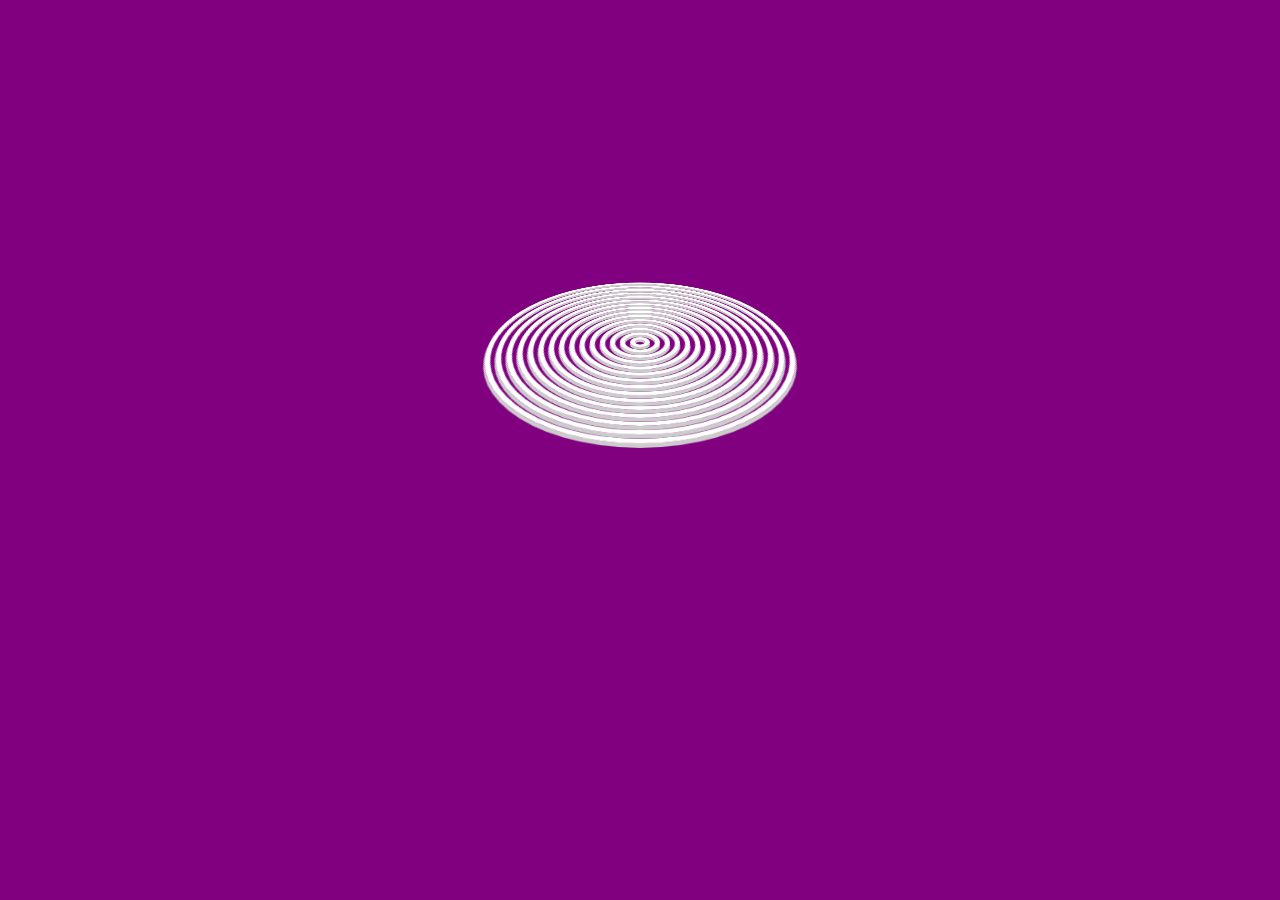
<file: i_ Wavy-App/index.html>
<!DOCTYPE html>
<html lang="en">

<head>
    <meta charset="UTF-8">
    <meta name="viewport" content="width=device-width, initial-scale=1.0">
    <title>Circle</title>
    <link rel="stylesheet" href="style.css">
</head>

<body>
    <div id="loader">
        <span></span>
        <span></span>
        <span></span>
        <span></span>
        <span></span>
        <span></span>
        <span></span>
        <span></span>
        <span></span>
        <span></span>
        <span></span>
        <span></span>
        <span></span>
        <span></span>
        <span></span>
    </div>
</body>

</html>
</file>
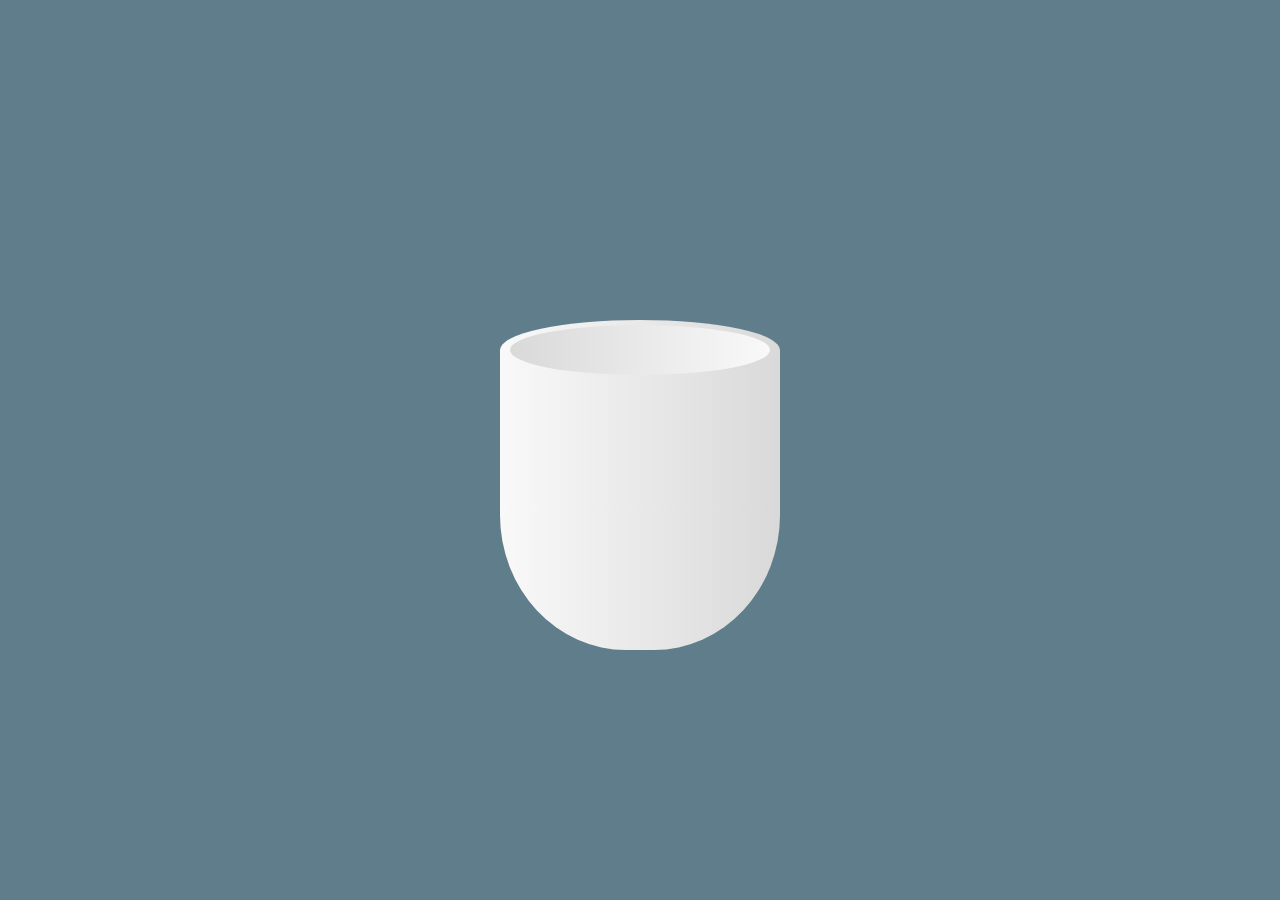
<file: ii_ Hot-Cup/index.html>
<!DOCTYPE html>
<html lang="en">
  <head>
    <meta charset="UTF-8" />
    <meta name="viewport" content="width=device-width, initial-scale=1.0" />
    <title>Hot Rea Cup</title>
    <link rel="stylesheet" href="style.css" />
  </head>

  <body>
    <div id="container">
      <div id="cup">
        <div id="top"><div id="circle"></div></div>
      </div>
    </div>
  </body>
</html>
</file>
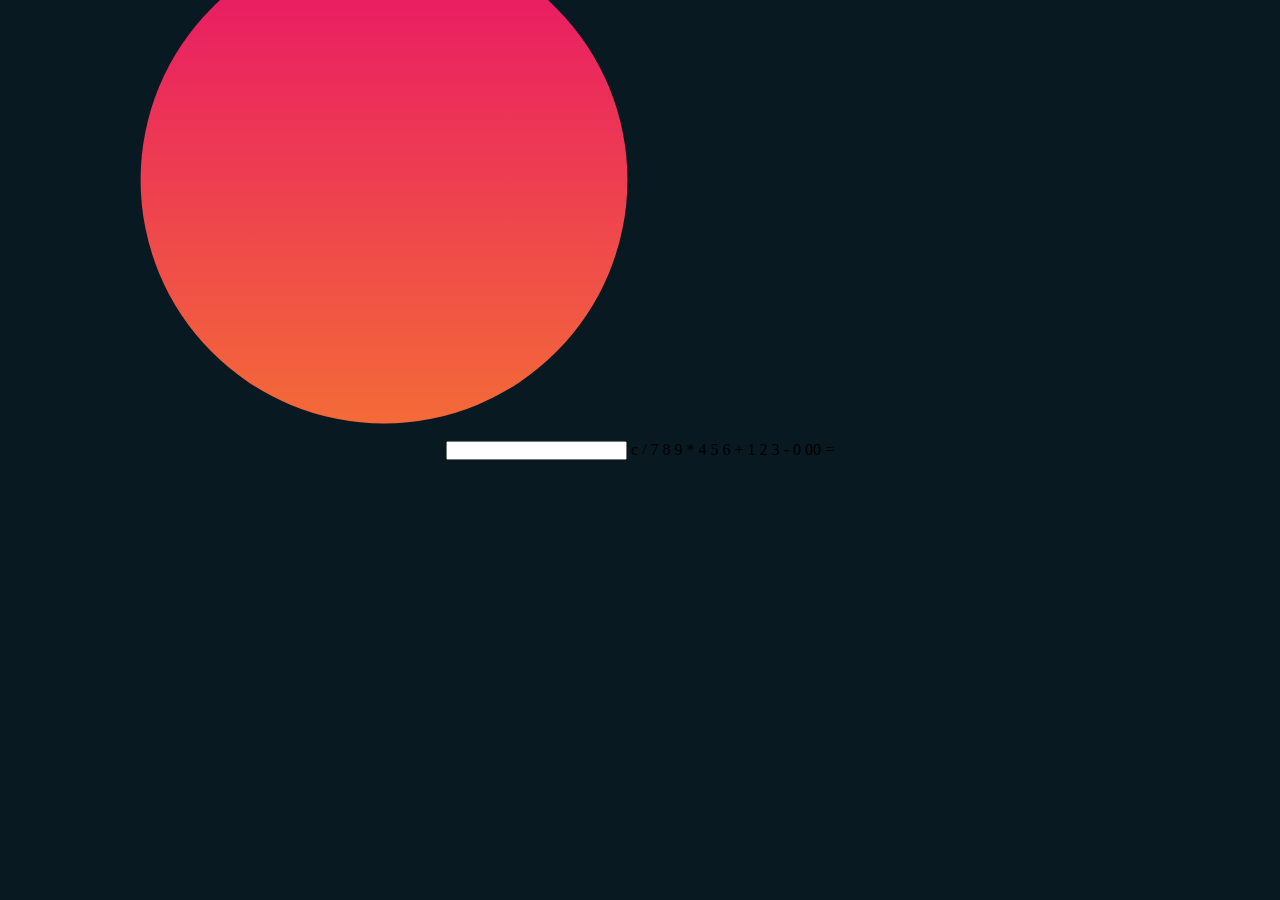
<file: iii_ Calculator/index.html>
<!DOCTYPE html>
<html lang="en">
  <head>
    <meta charset="UTF-8" />
    <meta name="viewport" content="width=device-width, initial-scale=1.0" />
    <title>Calculator</title>
    <link rel="stylesheet" href="style.css">
  </head>
  <body>
    <div class="container">
      <form name="calc" class="calculator">
        <input type="text" readonly class="value" name="txt" />
        <span class="num" onclick="calc.txt.value= ''">c</span>
        <span class="num" onclick="document.calc.txt.value += '/'">/</span>
        <span class="num" onclick="document.calc.txt.value += '7'">7</span>
        <span class="num" onclick="document.calc.txt.value += '8'">8</span>
        <span class="num" onclick="document.calc.txt.value += '9'">9</span>
        <span class="num" onclick="document.calc.txt.value += '*'">*</span>
        <span class="num" onclick="document.calc.txt.value += '4'">4</span>
        <span class="num" onclick="document.calc.txt.value += '5'">5</span>
        <span class="num" onclick="document.calc.txt.value += '6'">6</span>
        <span class="num" onclick="document.calc.txt.value += '+'">+</span>
        <span class="num" onclick="document.calc.txt.value += '1'">1</span>
        <span class="num" onclick="document.calc.txt.value += '2'">2</span>
        <span class="num" onclick="document.calc.txt.value += '3'">3</span>
        <span class="num" onclick="document.calc.txt.value += '-'">-</span>
        <span class="num" onclick="document.calc.txt.value += '0'">0</span>
        <span class="num" onclick="document.calc.txt.value += '00'">00</span>
        <span
          class="num"
          onclick="document.calc.txt.value = eval(calc.txt.value)"
          >=</span
        >
      </form>
    </div>
  </body>
</html>
</file>
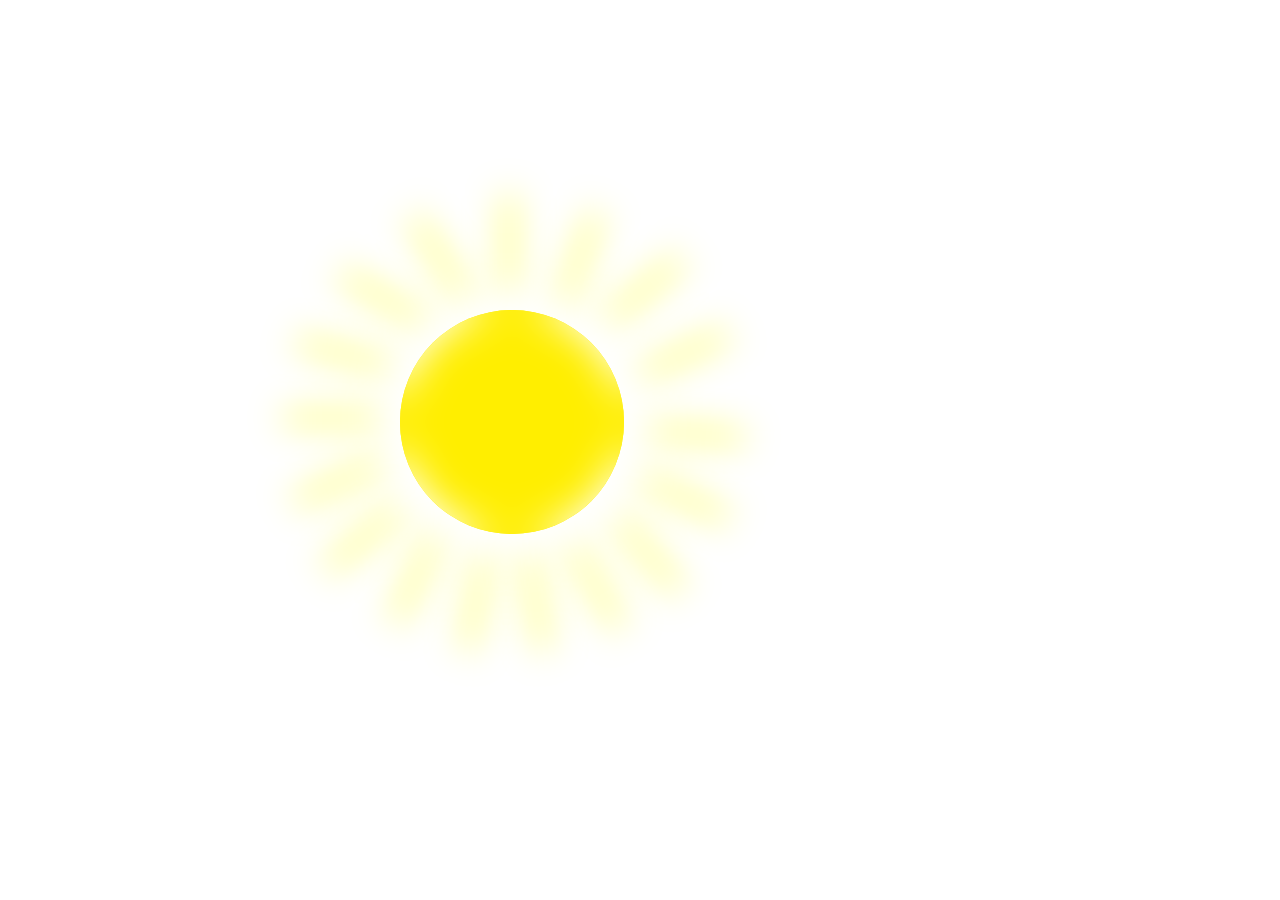
<file: v_ Clouds-Sun/index.html>
<!DOCTYPE html>
<html lang="en">
  <head>
    <meta charset="UTF-8" />
    <meta http-equiv="X-UA-Compatible" content="IE=edge" />
    <meta name="viewport" content="width=device-width, initial-scale=1.0" />
    <title>Clouds With Sun</title>
    <link rel="stylesheet" href="style.css" />
  </head>
  <body>
    <div class="rays">
      <span></span>
      <span></span>
      <span></span>
      <span></span>
      <span></span>
      <span></span>
      <span></span>
      <span></span>
      <span></span>
      <span></span>
      <span></span>
      <span></span>
      <span></span>
      <span></span>
      <span></span>
      <span></span>
      <span></span>
      <div class="container">
        <div class="ray5 ray">
          <div class="ray4 ray">
            <div class="ray3 ray">
              <div class="ray2 ray">
                <div class="ray1 ray"><div class="sun"></div></div>
              </div>
            </div>
          </div>
        </div>
      </div>
    </div>
  </body>
</html>
</file>
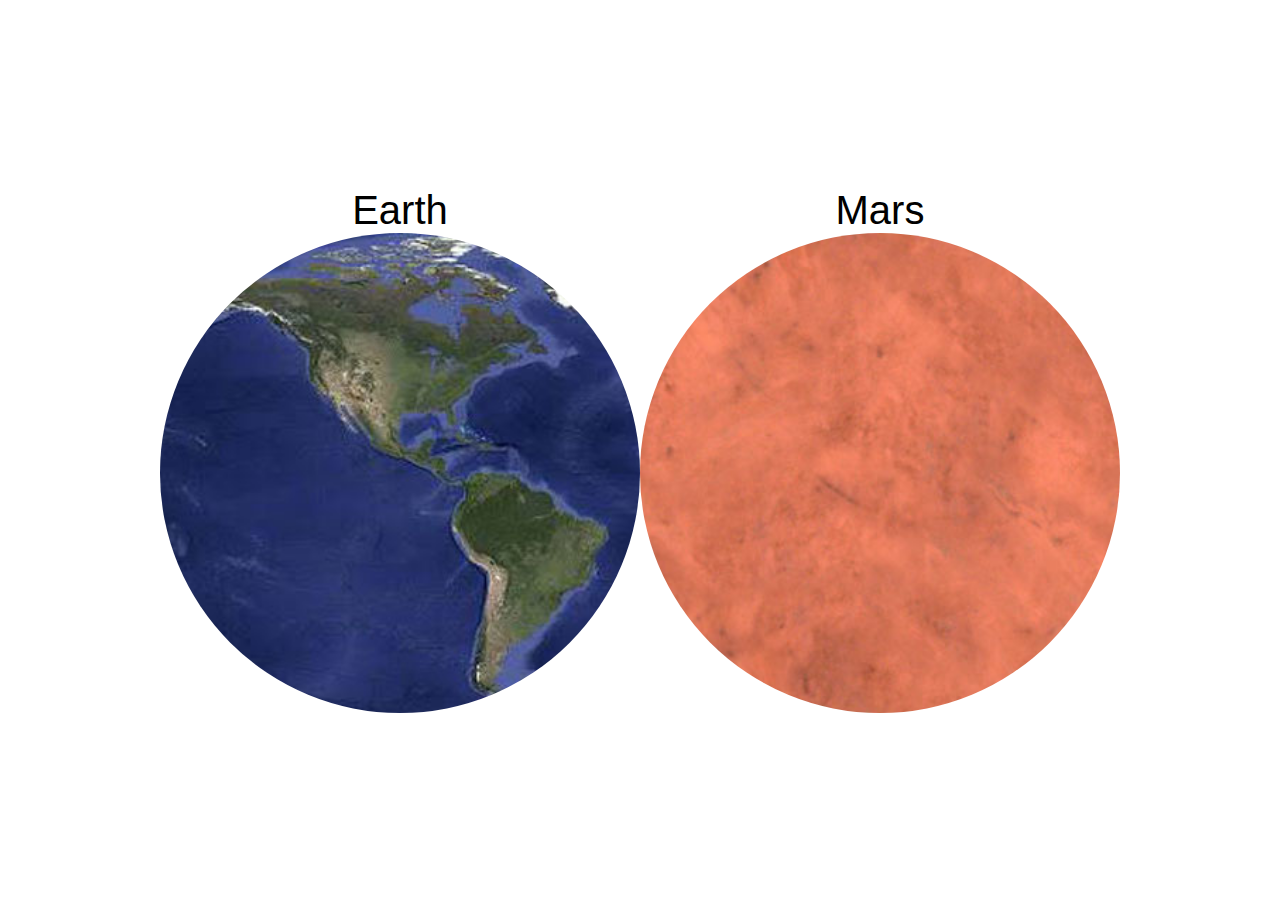
<file: vi_ Mars_Earth/index.html>
<!DOCTYPE html>
<html lang="en">
  <head>
    <meta charset="UTF-8" />
    <meta http-equiv="X-UA-Compatible" content="IE=edge" />
    <meta name="viewport" content="width=device-width, initial-scale=1.0" />
    <title>Rotating Earth and Mars</title>
    <link rel="stylesheet" href="style.css" />
  </head>
  <body>
    <div class="container">
      <div class="planet earthPlanet">
        <div class="title">Earth</div>
        <div class="earth planetImg"></div>
      </div>
      <div class="planet marsPlant">
        <div class="title">Mars</div>
        <div class="mars planetImg"></div>
      </div>
    </div>
  </body>
</html>
</file>
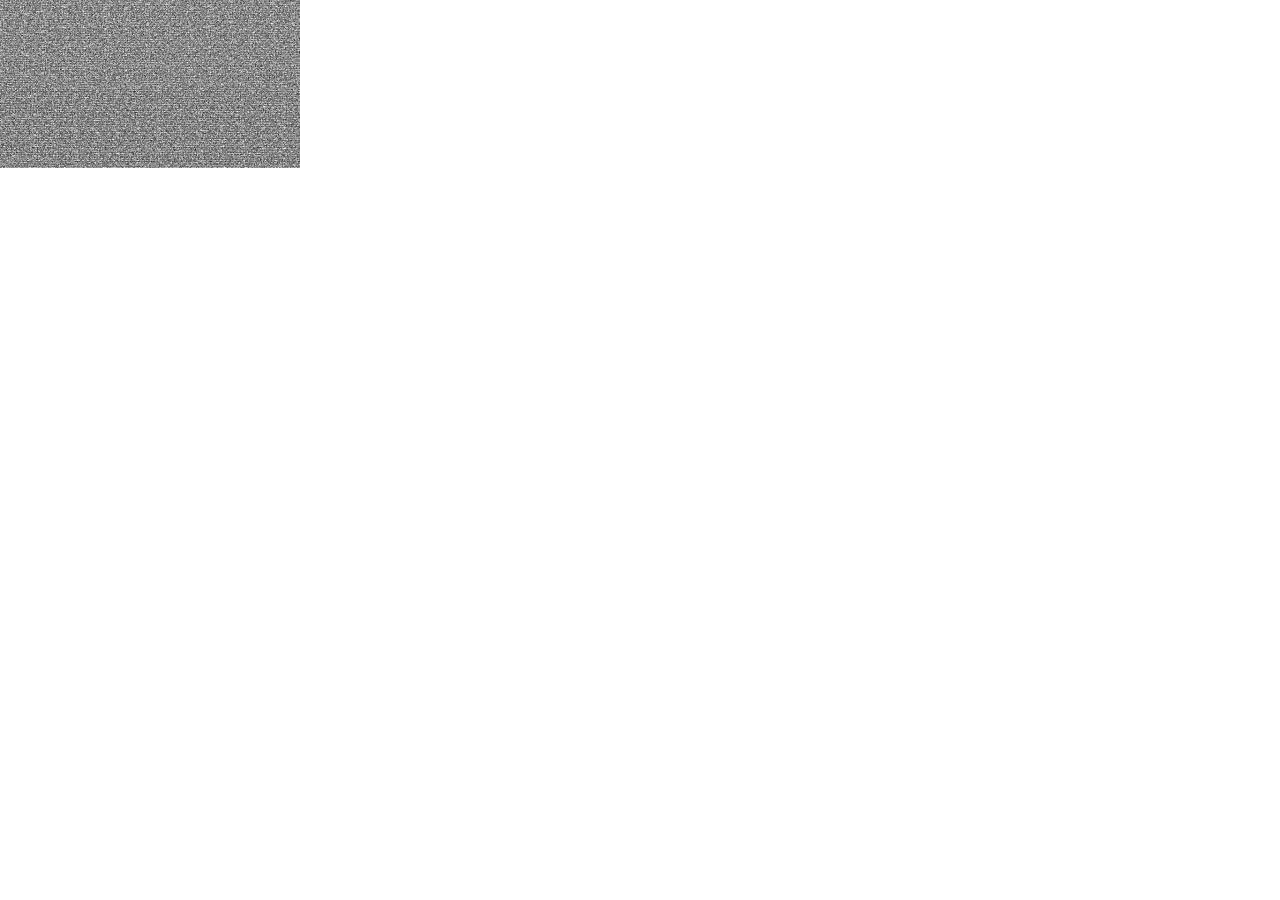
<file: vii_ TV_Noise/index.html>
<!DOCTYPE html>
<html lang="en">
  <head>
    <meta charset="UTF-8" />
    <meta http-equiv="X-UA-Compatible" content="IE=edge" />
    <meta name="viewport" content="width=device-width, initial-scale=1.0" />
    <title>TV Noise</title>
    <link rel="stylesheet" href="style.css" />
  </head>
  <body>
    <div class="box">
      <img src="noise.jfif" />
    </div>
  </body>
</html>
</file>
<file: i_ Wavy-App/style.css>
body{
    margin: 15% 0 0 0;
    justify-content: center;
    background-color: purple;
}

#loader{
    position: relative;
    height: 300px;
    width: 300px;
    transform-style: preserve-3d;
    transform: perspective(500px) rotateX(60deg);
    margin: auto;
}


#loader span{
    position: absolute;
    display: block;
    border: 5px solid  #fff;
    box-shadow: 0 5px 0 #ccc,
    inset 0 5px 0 #ccc;
    box-sizing: border-box;
    border-radius: 50%;
    animation: animate 3s ease-in infinite;
 }
 
 
@keyframes animate{
    0% , 100%{
        transform: translateZ(-100px);
    }
    50%{
        transform: translateZ(100px);
    }
}


#loader span:nth-child(1){
    top: 0;
    left: 0;
    right: 0;
    bottom: 0;
    animation-delay: 1.4s;
   }
   #loader span:nth-child(2){
    top: 10px;
    left: 10px;
    right: 10px;
    bottom: 10px;
    animation-delay: 1.3s;
   }
   #loader span:nth-child(3){
    top: 20px;
    left: 20px;
    right: 20px;
    bottom: 20px;
    animation-delay: 1.2s;
   }
   #loader span:nth-child(4){
    top: 30px;
    left: 30px;
    right: 30px;
    bottom: 30px;
    animation-delay: 1.1s;
   }
#loader span:nth-child(5){
 top: 40px;
 left: 40px;
 right: 40px;
 bottom: 40px;
 animation-delay: 1s;
}
#loader span:nth-child(6){
 top: 50px;
 left: 50px;
 right: 50px;
 bottom: 50px;
 animation-delay: 0.9s;
}
#loader span:nth-child(7){
 top: 60px;
 left: 60px;
 right: 60px;
 bottom: 60px;
 animation-delay: 0.8s;
}
#loader span:nth-child(8){
 top: 70px;
 left: 70px;
 right: 70px;
 bottom: 70px;
 animation-delay: 0.7s;
}
#loader span:nth-child(9){
 top: 80px;
 left: 80px;
 right: 80px;
 bottom: 80px;
 animation-delay: 0.6s;
}
#loader span:nth-child(10){
 top: 90px;
 left: 90px;
 right: 90px;
 bottom: 90px;
 animation-delay: 0.5s;
}

#loader span:nth-child(11){
    top: 100px;
    left: 100px;
    right: 100px;
    bottom: 100px;
    animation-delay: 0.4s;
   }
   #loader span:nth-child(12){
    top: 110px;
    left: 110px;
    right: 110px;
    bottom: 110px;
    animation-delay: 0.3s;
   }
   #loader span:nth-child(13){
    top: 120px;
    left: 120px;
    right: 120px;
    bottom: 120px;
    animation-delay: 0.2s;
   }
   #loader span:nth-child(14){
    top: 130px;
    left: 130px;
    right: 130px;
    bottom: 130px;
    animation-delay: 0.1s;
   }
#loader span:nth-child(15){
    top: 140px;
    left: 140px;
    right: 140px;
    bottom: 140px;    animation-delay: 0s;
}
</file>
<file: ii_ Hot-Cup/style.css>
* {
  margin: 0;
  padding: 0;
  box-sizing: border-box;
}

body {
  display: flex;
  justify-content: center;
  align-items: center;
  min-height: 100vh;
  background-color: #607d8b;
}

#container {
  position: relative;
  top: 50px;
}

#cup {
  position: relative;
  width: 280px;
  height: 300px;
  background: linear-gradient(to right, #f9f9f9, #d9d9d9);
  border-bottom-left-radius: 45%;
  border-bottom-right-radius: 45%;
}

#top {
  position: absolute;
  top: -30px;
  left: 0;
  width: 100%;
  height: 60px;
  background: linear-gradient(to right, #f9f9f9, #d9d9d9);
  border-radius: 50%;
}

#circle {
  position: absolute;
  top: 5px;
  left: 10px;
  height: 50px;
  width: calc(100% - 20px);
  border-radius: 50%;
  background: linear-gradient(to left, #f9f9f9, #d9d9d9);
  box-sizing: border-box;
  overflow: hidden;
}

#tea {
  position: absolute;
  top: 20px;
  left: 0;
  width: 100%;
  height: 100%;
  border-radius: 50%;
  background: linear-gradient(#c57e65, #e28462);
}

#handle {
  position: absolute;
  top: 2em;
  right: -66px;
  width: 160px;
  height: 180px;
  border: 25px solid #dcdcdc;
  border-left: 25px solid transparent;
  border-bottom: 25px solid transparent;
  border-radius: 50%;
  transform: rotate(35deg);
}

#plate {
  position: absolute;
  bottom: -50px;
  left: 50%;
  transform: translateX(-50%);
  width: 500px;
  height: 200px;
  background: linear-gradient(to right, #f9f9f9, #e7e7e7);
  border-radius: 50%;
  box-shadow: 0 25px 25px rgba(0, 0, 0, 0.2);
}

#plate::before {
  content: " ";
  position: absolute;
  top: 10px;
  left: 10px;
  right: 10px;
  bottom: 10px;
  background: linear-gradient(to left, #f9f9f9, #e7e7e7);
  border-radius: 50%;
}

#plate::after {
  content: " ";
  position: absolute;
  top: 30px;
  left: 30px;
  right: 30px;
  bottom: 30px;
  background: radial-gradient(rgba(0, 0, 0, 0.2), transparent, transparent);
  border-radius: 50%;
}
</file>
<file: iii_ Calculator/style.css>
@import url("https://fonts.googleapis.com/css2?family=Quicksand:wght@300;400;500&display=swap");

* {
  margin: 0;
  padding: 0;
  box-sizing: border-box;
  font-family: "Quicksand" sans-serif;
}

body {
  display: flex;
  justify-content: center;
  align-items: center;
  min-height: 100vh;
  background: #091921;
}

body::before {
  content: " ";
  position: absolute;
  top: 0;
  left: 0;
  width: 100%;
  height: 100%;
  background: linear-gradient(#e91e63, #ffc107);
  clip-path: circle(22% at 30% 20%);
}
</file>
<file: v_ Clouds-Sun/style.css>
body {
  margin: 0;
  padding: 0;
  display: flex;
  min-height: 100vh;
  justify-content: center;
  align-items: center;
}

.rays {
  border-radius: 50%;
  height: 30em;
  width: 30em;
}

.container {
  height: 14em;
  width: 14em;
  background: rgba(255, 238, 0, 1);
  border-radius: 50%;
}

.ray {
  border-radius: 50%;
}

.ray1 {
  padding: 0.5em 0 0 0.5em;
  height: 11.5em;
  width: 11.5em;
  backdrop-filter: blur(4px);
}

.ray2 {
  padding: 0.5em 0 0 0.5em;
  width: 12em;
  height: 12em;
  backdrop-filter: blur(8px);
}
.ray3 {
  padding: 0.5em 0 0 0.5em;
  width: 12.5em;
  height: 12.5em;
  backdrop-filter: blur(12px);
}

.ray4 {
  padding: 0.5em 0 0 0.5em;
  width: 13em;
  height: 13em;
  backdrop-filter: blur(16px);
}

.ray5 {
  height: 14em;
  width: 14em;
  backdrop-filter: blur(20px);
}

.sun {
  padding: 0;
  position: absolute;
  height: 11em;
  width: 11em;
  border-radius: 50%;
}

.rays span {
  display: inline-flex;
  height: 6em;
  width: 8px;
  background: yellow;
  filter: blur(18px);
  border-radius: 5px;
}

.rays span:nth-child(1) {
  position: relative;
  top: -15px;
  left: 105px;
  transform: rotate(360deg);
}

.rays span:nth-child(2) {
  position: relative;
  left: 1.5em;
  transform: rotate(327deg);
}

.rays span:nth-child(3) {
  position: relative;
  top: 40px;
  left: -45px;
  transform: rotate(120deg);
}
.rays span:nth-child(4) {
  position: relative;
  top: 6rem;
  left: -6em;
  transform: rotate(285deg);
}

.rays span:nth-child(5) {
  position: relative;
  top: 160px;
  left: -7.5em;
  transform: rotate(270deg);
}

.rays span:nth-child(6) {
  position: relative;
  top: 14em;
  left: -125px;
  transform: rotate(245deg);
}

.rays span:nth-child(7) {
  position: relative;
  top: 17.5em;
  left: -7em;
  transform: rotate(50deg);
}

.rays span:nth-child(8) {
  position: relative;
  top: 20em;
  left: -4.5em;
  transform: rotate(25deg);
}
.rays span:nth-child(9) {
  position: relative;
  top: 21.5em;
  transform: rotate(10deg);
  left: -1.5em;
}
.rays span:nth-child(10) {
  position: relative;
  top: 21.5em;
  left: 1.5em;
  transform: rotate(350deg);
}

.rays span:nth-child(11) {
  position: relative;
  top: 20.5em;
  left: 4.5em;
  transform: rotate(330deg);
}

.rays span:nth-child(12) {
  position: relative;
  top: 18.5em;
  left: 7em;
  transform: rotate(140deg);
}

.rays span:nth-child(13) {
  position: relative;
  top: 15em;
  left: 8.5em;
  transform: rotate(115deg);
}

.rays span:nth-child(14) {
  position: relative;
  top: 11em;
  left: 8.5em;
  transform: rotate(95deg);
}

.rays span:nth-child(15) {
  position: relative;
  top: 6em;
  left: 7em;
  transform: rotate(65deg);
}

.rays span:nth-child(16) {
  position: relative;
  top: 2em;
  left: 60px;
  transform: rotate(50deg);
}

.rays span:nth-child(17) {
  position: relative;
  left: -1em;
  transform: rotate(20deg);
}
</file>
<file: vi_ Mars_Earth/style.css>
body {
  margin: 0;
  padding: 0;
  height: 100vh;
  width: 100vw;
  display: flex;
  justify-content: center;
}

.container {
  display: flex;
  flex-direction: row;
  flex-wrap: wrap;
}

.planet {
  display: flex;
  align-items: center;
  height: 100vh;
  justify-content: center;
  flex-direction: column;
}

.title {
  position: relative;
  font-family: sans-serif;
  font-size: 2.5em;
}

.planetImg {
  height: 30em;
  width: 30em;
  background-repeat: no-repeat;
  top: 100px;
  background-size: cover;
  border-radius: 50%;
  animation: rotatePlanet 20s linear infinite;
}

.earth {
  background-image: url(earth.jpg);
}
.mars {
  background-image: url(mars.jpg);
}


@keyframes rotatePlanet{
    0%{
        transform: rotate(0);
    }
    100%{
        transform: rotate(360deg);
    }
}
</file>
<file: vii_ TV_Noise/style.css>
body {
    margin: 0;
    padding: 0;
    overflow: hidden;
  }
  
  .box {
    display: flex;
    flex-wrap: wrap;
  }
</file>
